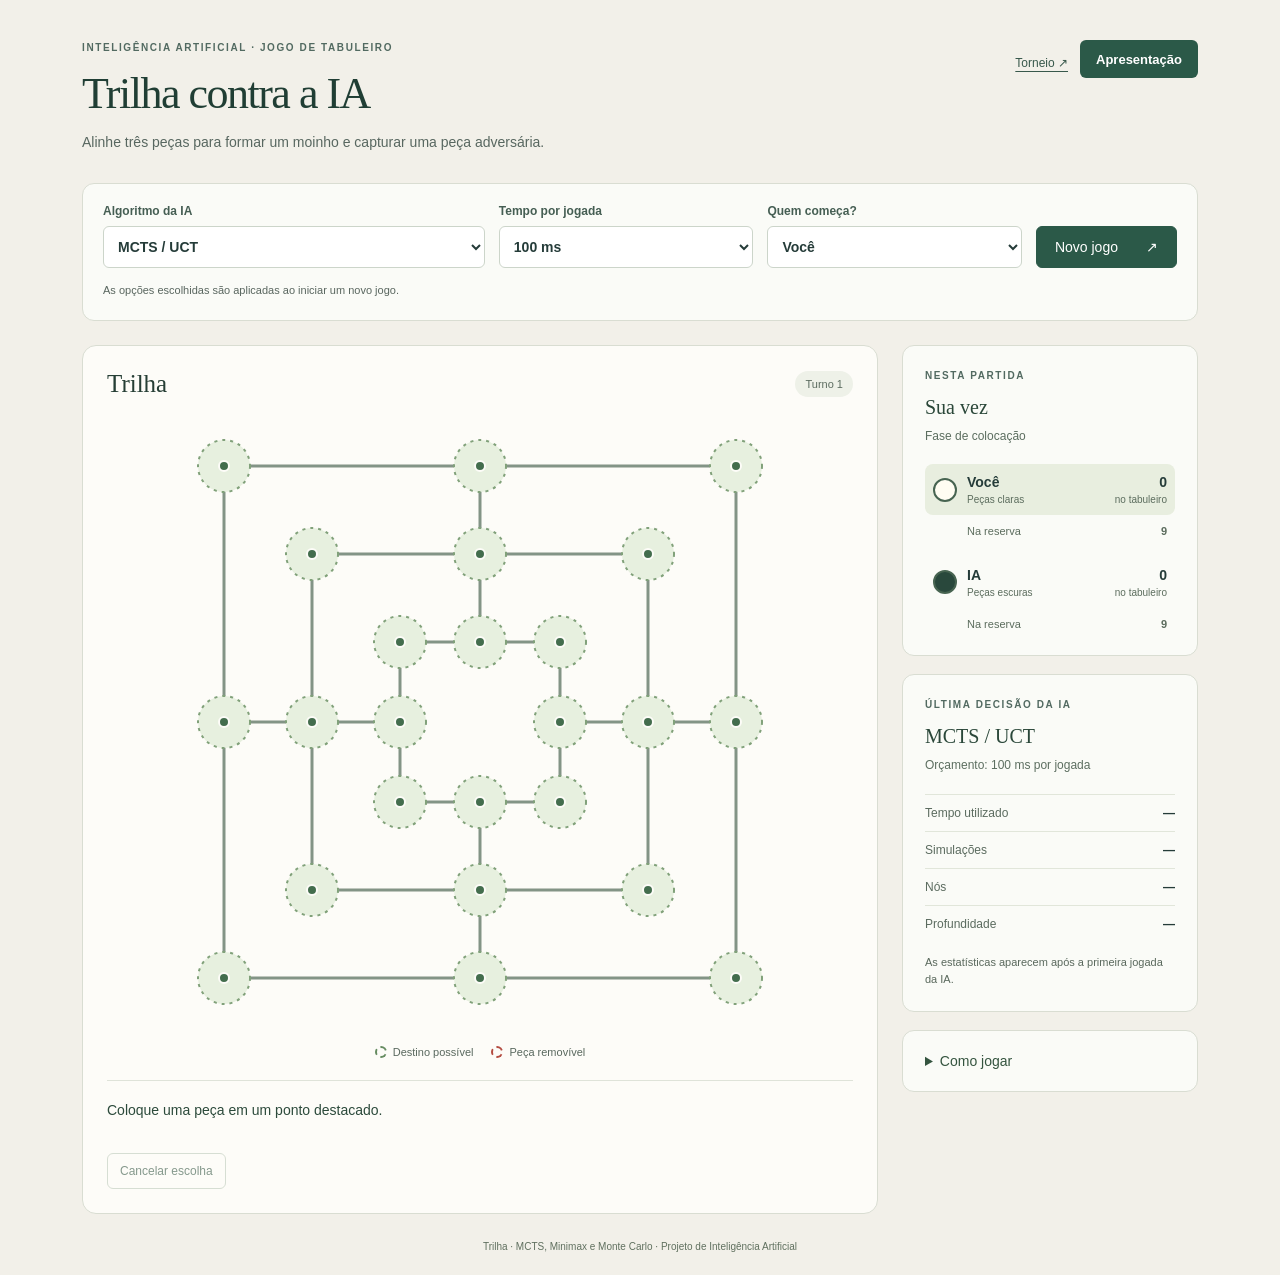
<file: index.html>
<!DOCTYPE html>
<html lang="pt-BR">
<head>
  <meta charset="UTF-8">
  <meta name="viewport" content="width=device-width, initial-scale=1">
  <title>Trilha — Você contra a IA</title>
  <link rel="stylesheet" href="estilo.css">
</head>
<body class="pagina-jogo">
<main>
  <header class="cabecalho">
    <div>
      <p class="sobretitulo">INTELIGÊNCIA ARTIFICIAL · JOGO DE TABULEIRO</p>
      <h1>Trilha contra a IA</h1>
      <p class="introducao">Alinhe três peças para formar um moinho e capturar uma peça adversária.</p>
    </div>
    <nav class="botoes">
      <a class="atalho" href="torneio.html">Torneio ↗</a>
      <a class="botao-apresentacao" href="apresentacao.html">Apresentação</a>
    </nav>
  </header>

  <form id="configuracao" class="configuracao">
    <label>Algoritmo da IA
      <select id="algoritmo">
        <option value="mcts">MCTS / UCT</option>
        <option value="minimax">Minimax com alfa-beta</option>
        <option value="monteCarlo">Monte Carlo plano</option>
      </select>
    </label>
    <label>Tempo por jogada
      <select id="tempo">
        <option value="100">100 ms</option>
        <option value="500">500 ms</option>
        <option value="1000">1000 ms</option>
      </select>
    </label>
    <label>Quem começa?
      <select id="comeca">
        <option value="1">Você</option>
        <option value="2">IA</option>
      </select>
    </label>
    <button type="submit" id="novo-jogo">Novo jogo <span aria-hidden="true">↗</span></button>
    <p class="ajuda-configuracao">As opções escolhidas são aplicadas ao iniciar um novo jogo.</p>
  </form>

  <div class="area-jogo">
    <section class="mesa" aria-label="Tabuleiro e instruções da jogada">
      <div class="titulo-mesa"><h2>Trilha</h2><span id="numero-turno">Turno 1</span></div>
      <svg id="tabuleiro" viewBox="0 0 640 640" role="group" aria-labelledby="titulo-tabuleiro descricao-tabuleiro">
        <title id="titulo-tabuleiro">Tabuleiro de Trilha com 24 posições</title>
        <desc id="descricao-tabuleiro">Clique em uma posição. Também é possível usar Tab para navegar e Enter ou espaço para jogar.</desc>
      </svg>
      <div class="legenda">
        <span><i class="marca destino"></i>Destino possível</span>
        <span><i class="marca captura"></i>Peça removível</span>
      </div>
      <div class="orientacao">
        <p id="mensagem" role="status" aria-live="polite">Preparando a partida...</p>
        <button type="button" id="cancelar" class="botao-discreto" disabled>Cancelar escolha</button>
      </div>
    </section>

    <aside class="lateral" aria-label="Informações da partida">
      <section class="cartao">
        <p class="sobretitulo">NESTA PARTIDA</p>
        <h2 id="vez">Sua vez</h2>
        <p id="fase" class="fase"></p>
        <div id="jogador-humano" class="jogador">
          <span class="amostra clara" aria-hidden="true"></span>
          <div><strong>Você</strong><small>Peças claras</small></div>
          <div class="contagem"><strong id="pecas-humano">0</strong><small>no tabuleiro</small></div>
        </div>
        <p class="reserva">Na reserva <strong id="reserva-humano">9</strong></p>
        <div id="jogador-ia" class="jogador">
          <span class="amostra escura" aria-hidden="true"></span>
          <div><strong>IA</strong><small>Peças escuras</small></div>
          <div class="contagem"><strong id="pecas-ia">0</strong><small>no tabuleiro</small></div>
        </div>
        <p class="reserva">Na reserva <strong id="reserva-ia">9</strong></p>
      </section>

      <section class="cartao">
        <p class="sobretitulo">ÚLTIMA DECISÃO DA IA</p>
        <h2 id="nome-agente">MCTS / UCT</h2>
        <p id="orcamento" class="fase"></p>
        <dl class="estatisticas">
          <div><dt>Tempo utilizado</dt><dd id="estatistica-tempo">—</dd></div>
          <div><dt>Simulações</dt><dd id="estatistica-simulacoes">—</dd></div>
          <div><dt>Nós</dt><dd id="estatistica-nos">—</dd></div>
          <div><dt>Profundidade</dt><dd id="estatistica-profundidade">—</dd></div>
        </dl>
        <p id="aviso-agente" class="nota">As estatísticas aparecem após a primeira jogada da IA.</p>
      </section>

      <details class="cartao regras">
        <summary>Como jogar</summary>
        <ol>
          <li>Coloque suas nove peças nas posições vazias.</li>
          <li>Depois, selecione uma peça e mova para um ponto vizinho vazio.</li>
          <li>Com três peças restantes, você pode voar para qualquer ponto vazio.</li>
          <li>Ao alinhar três peças, escolha uma peça adversária destacada para remover.</li>
        </ol>
        <p>Peças em moinhos ficam protegidas, exceto quando todas as peças adversárias estão em moinhos. Um moinho duplo remove uma peça.</p>
        <p>Sem reserva, perde quem ficar com menos de três peças; após a colocação, também perde quem não puder mover. Repetição, 100 turnos sem captura após a colocação ou 400 turnos totais encerram a partida em empate.</p>
        <p>Use <kbd>Esc</kbd> ou “Cancelar escolha” para cancelar uma seleção ainda não concluída.</p>
      </details>
    </aside>
  </div>
  <footer class="rodape">Trilha · MCTS, Minimax e Monte Carlo · Projeto de Inteligência Artificial</footer>
  <noscript>Ative o JavaScript no navegador para jogar.</noscript>
</main>
<script src="motor.js"></script>
<script src="agentes.js"></script>
<script src="binario_rust.js"></script>
<script src="ponte_rust.js"></script>
<script src="jogo.js"></script>
</body>
</html>
</file>
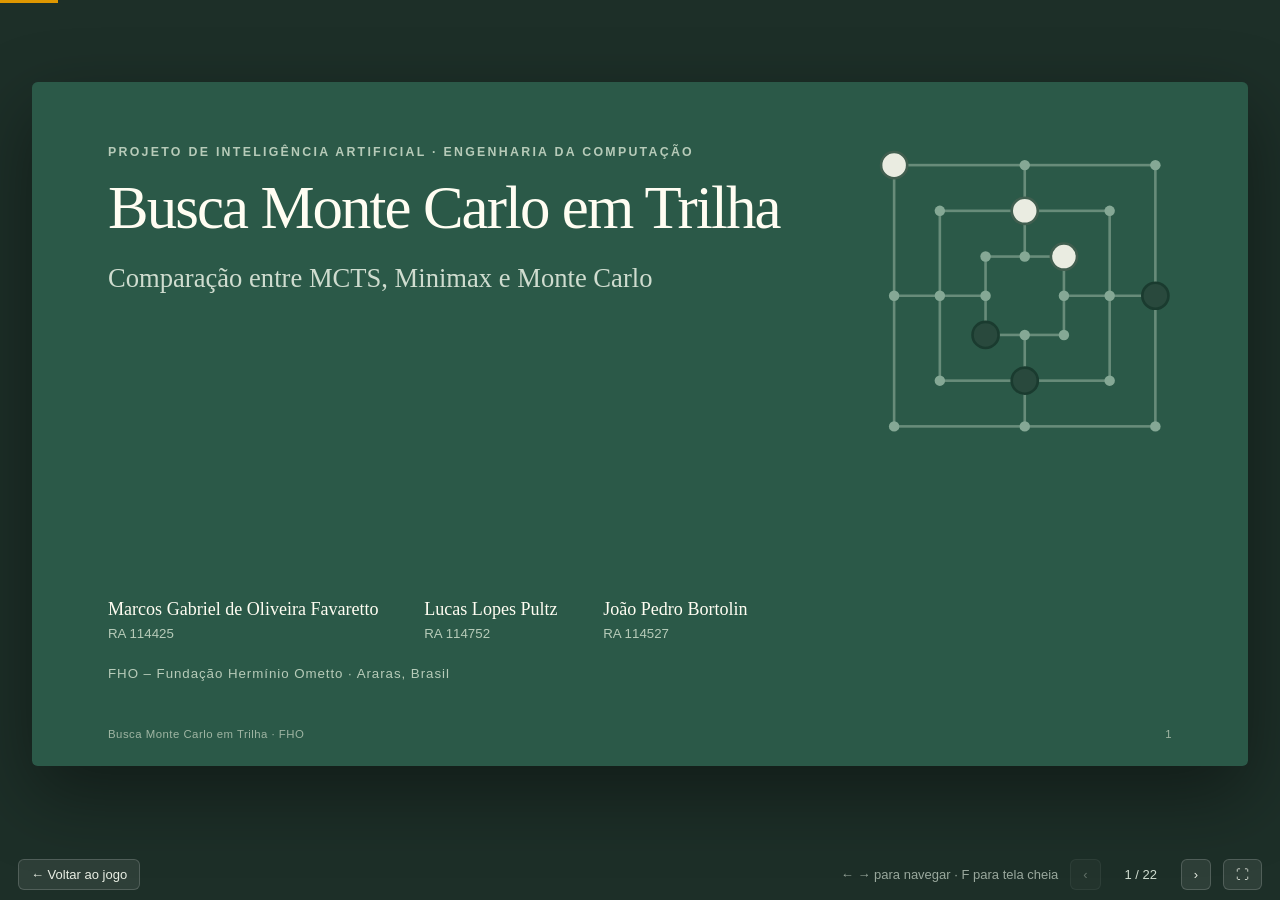
<file: apresentacao.html>
<!DOCTYPE html>
<html lang="pt-BR">
<head>
  <meta charset="UTF-8">
  <meta name="viewport" content="width=device-width, initial-scale=1">
  <title>Apresentação — Busca Monte Carlo em Trilha</title>
  <style>
    :root {
      --fundo: #1d2f28; --papel: #f6f4ec; --papel-2: #fdfcf8; --borda: #d9ddd2;
      --tinta: #203e34; --texto: #3a5047; --suave: #5f7067; --verde: #2b5948;
      --verde-claro: #e6eddf; --ouro: #b98a2e; --vermelho: #b44b40; --azul: #235f99;
    }
    * { box-sizing: border-box; }
    html, body { margin: 0; height: 100%; overflow: hidden; background: var(--fundo); font-family: Arial, sans-serif; color: var(--texto); }
    .palco { position: fixed; inset: 0 0 52px 0; display: grid; place-items: center; }
    .deck { position: relative; width: 1280px; height: 720px; transform-origin: center center; flex-shrink: 0; }
    .slide {
      position: absolute; inset: 0; padding: 64px 80px 72px; background: var(--papel);
      border-radius: 6px; box-shadow: 0 30px 80px #0006; display: flex; flex-direction: column;
      opacity: 0; visibility: hidden; transform: translateX(24px); transition: opacity .35s ease, transform .35s ease, visibility 0s .35s;
    }
    .slide.ativo { opacity: 1; visibility: visible; transform: none; transition: opacity .35s ease, transform .35s ease; }
    .slide.anterior { transform: translateX(-24px); }
    .sobretitulo { font-size: 13px; font-weight: bold; letter-spacing: 2.4px; color: var(--suave); margin: 0 0 14px; text-transform: uppercase; }
    h1, h2, h3 { font-family: Georgia, serif; font-weight: normal; color: var(--tinta); margin: 0; }
    h2 { font-size: 44px; letter-spacing: -1px; margin-bottom: 28px; }
    h3 { font-size: 24px; margin-bottom: 10px; }
    p, li { font-size: 21px; line-height: 1.55; }
    p { margin: 0 0 14px; }
    ul, ol { margin: 0; padding-left: 26px; }
    li { margin-bottom: 10px; }
    strong { color: var(--tinta); }
    .rodape-slide { position: absolute; left: 80px; right: 80px; bottom: 26px; display: flex; justify-content: space-between; font-size: 12px; color: #8a978f; letter-spacing: .5px; }
    .colunas { display: grid; gap: 28px; flex: 1; min-height: 0; }
    .c2 { grid-template-columns: 1fr 1fr; }
    .c3 { grid-template-columns: repeat(3, 1fr); }
    .c-texto-fig { grid-template-columns: 1.15fr .85fr; align-items: center; }
    .cartao { background: var(--papel-2); border: 1px solid var(--borda); border-radius: 12px; padding: 24px 26px; }
    .cartao p, .cartao li { font-size: 17px; }
    .cartao .rotulo { font-size: 12px; letter-spacing: 1.6px; font-weight: bold; color: var(--suave); text-transform: uppercase; margin-bottom: 8px; display: block; }
    .destaque { border-left: 4px solid var(--verde); padding: 4px 0 4px 26px; font-family: Georgia, serif; font-size: 30px; line-height: 1.4; color: var(--tinta); }
    .nota { font-size: 15px; color: var(--suave); }
    .tag { display: inline-block; font-size: 12px; font-weight: bold; letter-spacing: 1px; padding: 5px 10px; border-radius: 20px; background: var(--verde-claro); color: var(--verde); margin-right: 6px; }

    /* Capa */
    .capa { background: var(--verde); color: #e9efe4; justify-content: space-between; }
    .capa .sobretitulo { color: #b7cbb9; }
    .capa h1 { color: #fffdf2; font-size: 64px; line-height: 1.08; letter-spacing: -2px; max-width: 820px; }
    .capa .subtitulo { font-family: Georgia, serif; font-size: 28px; color: #cfdccf; margin-top: 18px; }
    .capa .autores { display: flex; gap: 48px; font-size: 17px; }
    .capa .autores strong { color: #fffdf2; display: block; font-size: 19px; margin-bottom: 4px; font-weight: normal; font-family: Georgia, serif; }
    .capa .autores span { color: #b7cbb9; font-size: 14px; }
    .capa .instituicao { font-size: 14px; color: #b7cbb9; letter-spacing: 1px; }
    .capa .rodape-slide { color: #9fb5a3; }
    .capa svg.tabuleiro-capa { position: absolute; right: 70px; top: 60px; width: 330px; opacity: .9; }

    /* Tabuleiro */
    .tabuleiro line, .tabuleiro rect { stroke: #839486; stroke-width: 4; fill: none; stroke-linecap: round; }
    .tabuleiro .vazio { fill: #829786; }
    .tabuleiro .clara { fill: #fffdf2; stroke: #435f50; stroke-width: 4; }
    .tabuleiro .escura { fill: #29483c; stroke: #19382d; stroke-width: 4; }
    .tabuleiro .moinho { stroke: var(--ouro); stroke-width: 12; opacity: .45; stroke-linecap: round; }
    .capa .tabuleiro line, .capa .tabuleiro rect { stroke: #6f9280; }
    .capa .tabuleiro .vazio { fill: #8fb19e; }

    /* Números */
    .numeros { display: grid; grid-template-columns: repeat(4, 1fr); gap: 18px; }
    .numero { background: var(--papel-2); border: 1px solid var(--borda); border-radius: 12px; padding: 20px 22px; }
    .numero b { display: block; font-family: Georgia, serif; font-weight: normal; font-size: 46px; color: var(--verde); line-height: 1.1; }
    .numero span { font-size: 15px; color: var(--suave); line-height: 1.4; display: block; margin-top: 6px; }

    /* Ciclo MCTS */
    .ciclo { display: grid; grid-template-columns: repeat(4, 1fr); gap: 16px; position: relative; }
    .etapa { background: var(--papel-2); border: 1px solid var(--borda); border-top: 4px solid var(--verde); border-radius: 10px; padding: 18px; position: relative; }
    .etapa .n { font-family: Georgia, serif; font-size: 15px; color: var(--ouro); }
    .etapa h3 { font-size: 22px; margin: 4px 0 8px; }
    .etapa p { font-size: 15px; line-height: 1.5; margin: 0; }
    .etapa:not(:last-child)::after { content: "→"; position: absolute; right: -15px; top: 42%; color: var(--verde); font-size: 20px; }
    .formula { font-family: Georgia, serif; font-size: 30px; color: var(--tinta); text-align: center; padding: 22px; background: var(--papel-2); border: 1px solid var(--borda); border-radius: 12px; }
    .formula .frac { display: inline-flex; flex-direction: column; vertical-align: middle; text-align: center; font-size: 22px; }
    .formula .frac span:first-child { border-bottom: 1.5px solid currentColor; padding: 0 6px; }
    .formula .raiz { border-top: 1.5px solid currentColor; padding: 2px 4px 0; display: inline-block; }

    /* Pesos heurística */
    .pesos { display: grid; gap: 12px; }
    .peso { display: grid; grid-template-columns: 150px 1fr 40px; align-items: center; gap: 14px; font-size: 16px; }
    .peso .barra { height: 22px; background: var(--verde); border-radius: 4px; }
    .peso b { font-family: Georgia, serif; font-size: 22px; color: var(--verde); font-weight: normal; }

    /* Tabela de agentes */
    .agente h3 { display: flex; align-items: center; gap: 10px; }
    .agente .ponto-cor { width: 14px; height: 14px; border-radius: 50%; display: inline-block; }
    .agente dl { margin: 14px 0 0; font-size: 15px; }
    .agente dl div { display: flex; justify-content: space-between; gap: 10px; padding: 9px 0; border-top: 1px solid #e1e6da; }
    .agente dt { color: var(--suave); }
    .agente dd { margin: 0; font-weight: bold; color: var(--tinta); text-align: right; }

    .linha-tempo { display: grid; grid-template-columns: repeat(5, 1fr); gap: 0; margin-top: 8px; }
    .marco { padding: 18px 16px 0 0; border-top: 3px solid var(--verde); position: relative; }
    .marco::before { content: ""; position: absolute; top: -9px; left: 0; width: 15px; height: 15px; border-radius: 50%; background: var(--papel); border: 3px solid var(--verde); }
    .marco b { font-family: Georgia, serif; font-size: 20px; color: var(--tinta); font-weight: normal; display: block; margin-bottom: 6px; }
    .marco span { font-size: 14px; color: var(--suave); line-height: 1.45; display: block; }

    .referencias li { font-size: 15px; line-height: 1.5; margin-bottom: 12px; color: var(--texto); }
    .acoes-final { display: flex; gap: 14px; margin-top: 10px; }
    .acoes-final a { font-size: 17px; text-decoration: none; padding: 14px 22px; border-radius: 8px; background: var(--verde); color: white; }
    .acoes-final a.sec { background: transparent; color: var(--verde); border: 1px solid #bdcbbb; }

    .fontes { grid-template-rows: auto auto; flex: none; gap: 14px; }
    .fontes .cartao { padding: 14px 17px; }
    .fontes p { font-size: 15px; line-height: 1.4; margin-bottom: 7px; }
    .fontes p:last-child { margin-bottom: 0; }
    .regras-slide { grid-template-columns: 1.2fr .8fr; gap: 38px; }
    .regras-slide li { font-size: 18px; line-height: 1.45; }
    .demo-regras { text-align: center; }
    .demo-regras svg { display: block; width: 278px; margin: 5px auto; }
    .demo-regras .casa-numerada { fill: var(--papel); stroke: #839486; stroke-width: 1.5px; }
    .demo-regras text { fill: #203e34; font-size: 16px; }
    .demo-regras text.escura-numero { fill: white; }
    .demo-regras .destaque-casa { fill: transparent; stroke: var(--ouro); stroke-width: 5px; }
    .demo-regras .retirada { stroke: var(--vermelho); }
    .slide button, .slide select { font: inherit; padding: 5px 8px; }
    .demo-regras select { max-width: 225px; }


    /* Resultados conferidos da coleta Rust/WebAssembly */
    .slide.resultados { padding-top: 56px; }
    .slide.resultados h2 { margin-bottom: 12px; font-size: 40px; }
    .contexto-resultado { font-size: 17px; margin-bottom: 16px; }
    .resultados .colunas { flex: none; }
    .resultados .nota { line-height: 1.5; }
    .resumo-coleta { grid-template-columns: 1.04fr .96fr; gap: 32px; }
    .resumo-coleta .numeros { grid-template-columns: 1fr 1fr; gap: 14px; }
    .resumo-coleta .numero { padding: 18px 22px; }
    .resumo-coleta .numero.grande { grid-column: 1 / -1; }
    .resumo-coleta .numero.grande b { font-size: 64px; }
    .tabela-resultados { border-collapse: collapse; width: 100%; font-size: 19px; font-variant-numeric: tabular-nums; }
    .tabela-resultados th, .tabela-resultados td { padding: 9px 14px; border-bottom: 1px solid var(--borda); text-align: right; }
    .tabela-resultados th { background: var(--verde-claro); font-size: 15px; color: var(--suave); font-weight: normal; }
    .tabela-resultados :is(th, td):first-child { text-align: left; }
    .tabela-resultados th strong { display: block; font-size: 17px; margin-bottom: 2px; }
    .tabela-resultados .referencia td { background: var(--verde-claro); font-weight: bold; }
    .tabela-resultados .subrotulo { display: block; font-size: 13px; color: var(--suave); margin-top: 4px; }
    .tabela-resultados .valor-destaque { font-weight: bold; color: var(--azul); }
    .comparacoes { display: grid; grid-template-columns: repeat(3, 1fr); gap: 20px; }
    .placar { padding: 16px; background: var(--papel-2); border: 1px solid var(--borda); border-top: 4px solid var(--cor-agente); border-radius: 12px; }
    .placar h3 { font-family: Arial, sans-serif; font-size: 19px; font-weight: bold; margin-bottom: 8px; }
    .placar h3 small { display: block; font-size: 14px; font-weight: normal; margin-top: 4px; color: var(--suave); }
    .placar .pontos { display: block; font-family: Georgia, serif; font-size: 48px; line-height: 1.05; color: var(--cor-agente); font-weight: normal; font-variant-numeric: tabular-nums; margin-bottom: 8px; }
    .placar svg { display: block; width: 100%; height: 54px; }
    .placar .intervalo { font-size: 13px; color: var(--suave); margin: 0 0 10px; }
    .contagem-ved { display: grid; grid-template-columns: repeat(3, 1fr); border-top: 1px solid var(--borda); padding-top: 10px; gap: 8px; }
    .contagem-ved div { font-size: 12px; color: var(--suave); }
    .contagem-ved b { display: block; font-size: 24px; color: var(--tinta); font-weight: normal; margin-bottom: 3px; }
    .mensagem-resultado { border-left: 4px solid var(--verde); background: var(--verde-claro); padding: 10px 18px; margin-top: 14px; font-size: 18px; line-height: 1.4; }
    .duas-leituras { display: grid; grid-template-columns: 1fr 1fr; gap: 20px; margin-top: 20px; }
    .duas-leituras .cartao { padding: 17px 21px; }
    .duas-leituras p { font-size: 16px; margin: 0; line-height: 1.45; }
    .resultados .nota-final { margin-top: 12px; font-size: 14px; line-height: 1.4; }
    .legenda-pontuacao { font-size: 14px; color: var(--suave); margin: 12px 0 0; }
    .resultado-teste { display: block; font-size: 29px; color: var(--azul); font-family: Georgia, serif; margin: 18px 0 12px; }
    .resultado-teste sup { font-size: 18px; }
    .estatistica .cartao { padding: 23px; }
    .estatistica .cartao p { margin: 0; }
    .estatistica .mensagem-resultado { margin-top: 22px; }
    .custos th { white-space: nowrap; }
    .custos td { font-size: 18px; padding-top: 18px; padding-bottom: 18px; }
    .conclusao .destaque { font-size: 29px; margin-bottom: 25px; }
    .conclusao .cartao { padding: 21px 24px; }
    .conclusao .cartao p { line-height: 1.5; margin-bottom: 9px; }
    .conclusao .cartao p:last-child { margin-bottom: 0; }
    .conclusao .acoes-final { margin-top: 22px; }
    .slide-minimax li { font-size: 19px; line-height: 1.45; }
    .simbolo-raiz { font-size: 54px; vertical-align: middle; margin-right: -4px; }
    @media (prefers-reduced-motion: reduce) { .slide, .slide.ativo { transition: none; } }

    /* Controles */
    .controles { position: fixed; left: 0; right: 0; bottom: 0; display: flex; align-items: center; gap: 12px; padding: 10px 18px; color: #cfdccf; font-size: 13px; z-index: 5; }
    .controles a, .controles button { color: #e9efe4; background: #ffffff14; border: 1px solid #ffffff2a; border-radius: 6px; padding: 7px 12px; font: inherit; cursor: pointer; text-decoration: none; }
    .controles a:hover, .controles button:hover { background: #ffffff2a; }
    .controles button:disabled { opacity: .35; cursor: default; }
    .controles button:focus-visible, .controles a:focus-visible { outline: 2px solid #de9700; outline-offset: 2px; }
    .controles .contador { font-variant-numeric: tabular-nums; min-width: 56px; text-align: center; }
    .controles .espaco { flex: 1; }
    .progresso { position: fixed; top: 0; left: 0; height: 3px; background: #de9700; transition: width .3s ease; z-index: 5; }
    .dica { opacity: .7; }
    @media (max-width: 700px) { .dica { display: none; } }
  </style>
</head>
<body>
<div class="progresso" id="progresso"></div>
<div class="palco">
  <div class="deck" id="deck">

    <!-- 1. Capa -->
    <section class="slide capa" aria-label="Capa">
      <div>
        <p class="sobretitulo">Projeto de Inteligência Artificial · Engenharia da Computação</p>
        <h1>Busca Monte Carlo em Trilha</h1>
        <p class="subtitulo">Comparação entre MCTS, Minimax e Monte Carlo</p>
      </div>
      <svg class="tabuleiro tabuleiro-capa" viewBox="0 0 480 480" data-tabuleiro="capa" aria-hidden="true"></svg>
      <div>
        <div class="autores">
          <div><strong>Marcos Gabriel de Oliveira Favaretto</strong><span>RA 114425</span></div>
          <div><strong>Lucas Lopes Pultz</strong><span>RA 114752</span></div>
          <div><strong>João Pedro Bortolin</strong><span>RA 114527</span></div>
        </div>
        <p class="instituicao" style="margin-top:22px">FHO – Fundação Hermínio Ometto · Araras, Brasil</p>
      </div>
    </section>

    <!-- 2. O jogo -->
    <section class="slide" aria-label="O jogo Trilha">
      <p class="sobretitulo">Contexto</p>
      <h2>O jogo: Trilha (Nine Men’s Morris)</h2>
      <div class="colunas c-texto-fig">
        <div>
          <p>Jogo competitivo de <strong>informação perfeita</strong> em um tabuleiro compacto — cada decisão precisa considerar as próprias oportunidades e as respostas do adversário.</p>
          <p>Colocação de peças, formação de <strong>moinhos</strong> e deslocamentos produzem decisões táticas e estratégicas ao longo de toda a partida.</p>
          <div class="numeros" style="grid-template-columns:repeat(3,1fr);margin-top:22px">
            <div class="numero"><b>24</b><span>posições</span></div>
            <div class="numero"><b>32</b><span>arestas</span></div>
            <div class="numero"><b>16</b><span>trincas de moinho</span></div>
          </div>
        </div>
        <svg class="tabuleiro" viewBox="0 0 480 480" data-tabuleiro="exemplo" role="img" aria-label="Tabuleiro de Trilha com um moinho formado pelas peças claras"></svg>
      </div>
    </section>

    <!-- 3. Regras -->
    <section class="slide" aria-label="Regras modeladas">
      <p class="sobretitulo">Contexto</p>
      <h2>Regras explícitas no motor</h2>
      <div class="colunas regras-slide">
        <div>
          <ul>
            <li><strong>Colocação:</strong> cada jogador coloca alternadamente suas 9 peças.</li>
            <li><strong>Movimento:</strong> deslize para uma casa vizinha vazia.</li>
            <li><strong>Voo:</strong> com exatamente 3 peças e sem reservas, vá para qualquer casa vazia.</li>
            <li><strong>Moinho:</strong> retire uma peça adversária fora de moinhos. Se todas estiverem protegidas, retire qualquer uma. Moinho duplo dá uma retirada.</li>
            <li><strong>Fim:</strong> perde quem ficar com menos de 3 peças e sem reserva, ou sem movimento após a colocação.</li>
          </ul>
          <p class="nota">Empate na terceira repetição da posição, após 100 turnos sem captura fora da colocação ou no limite de 400 turnos. O motor verifica vitória primeiro.</p>
        </div>
        <div class="demo-regras">
          <label>Exemplo <select id="regra-exemplo">
            <option value="colocacao">Colocação</option><option value="movimento">Movimento</option>
            <option value="voo">Voo</option><option value="moinho">Moinho e retirada</option>
            <option value="protegidas">Todas protegidas</option><option value="duplo">Moinho duplo</option>
            <option value="vitoria">Vitória por captura</option><option value="bloqueio">Vitória por bloqueio</option>
            <option value="empate">Empate por repetição</option>
            <option value="sem-captura">Empate após 100 turnos sem captura</option>
            <option value="limite">Empate no limite de turnos</option>
          </select></label>
          <button id="regra-aplicar" type="button">Aplicar jogada</button>
          <svg class="tabuleiro" viewBox="0 0 480 480" id="regra-tabuleiro" role="img" aria-label="Demonstração das regras da Trilha"></svg>
          <p class="nota" id="regra-descricao" role="status"></p>
        </div>
      </div>
    </section>

    <!-- 4. Motivação -->
    <section class="slide" aria-label="Motivação e pergunta de pesquisa">
      <p class="sobretitulo">Motivação</p>
      <h2>Por que estudar um jogo já resolvido?</h2>
      <div class="colunas c2" style="flex:none;margin-bottom:34px">
        <div class="cartao">
          <span class="rotulo">Gasser, 1996</span>
          <p>Demonstrou o <strong>empate sob jogo perfeito</strong>, combinando busca e bases de finais.</p>
        </div>
        <div class="cartao">
          <span class="rotulo">Mas…</span>
          <p>A cada turno, nossos agentes calculam a jogada em <strong>poucos milissegundos</strong>. Eles jogam sem consultar tabelas de finais já resolvidos ou listas de jogadas recomendadas para o começo.</p>
        </div>
      </div>
      <p class="sobretitulo">Pergunta de pesquisa</p>
      <p class="destaque">Sob um mesmo orçamento de tempo por decisão, como MCTS/UCT se compara a Minimax com alfa-beta e a Monte Carlo plano no Trilha — e como essa comparação varia com o esforço de busca?</p>
    </section>

    <!-- 5. Objetivos -->
    <section class="slide" aria-label="Objetivos">
      <p class="sobretitulo">Objetivos</p>
      <h2>O que desenvolvemos e avaliamos</h2>
      <div class="colunas c2">
        <div>
          <span class="tag">Objetivo geral</span>
          <p style="margin-top:16px;font-family:Georgia,serif;font-size:28px;line-height:1.4;color:var(--tinta)">Desenvolver e avaliar, com interface JavaScript e busca em Rust/WebAssembly, um ambiente <strong>reprodutível</strong> de confronto entre os três agentes.</p>
          <p class="nota" style="margin-top:20px">A comparação considera o protocolo, os adversários e os recursos. As conclusões se limitam às condições avaliadas.</p>
        </div>
        <div>
          <span class="tag">Objetivos específicos</span>
          <ol style="margin-top:16px">
            <li>Formalizar as regras e a representação do estado</li>
            <li>Implementar um motor compartilhado e os três agentes</li>
            <li>Produzir registros auditáveis das partidas</li>
            <li>Comparar pontuação, vitórias, empates, derrotas e custo computacional</li>
            <li>Analisar parâmetros de busca e diferentes posições iniciais</li>
          </ol>
        </div>
      </div>
    </section>

    <!-- 6. Trabalhos relacionados -->
    <section class="slide" aria-label="Trabalhos relacionados">
      <p class="sobretitulo">Trabalhos relacionados</p>
      <h2>O que cada trabalho explica no nosso projeto</h2>
      <div class="colunas c3 fontes">
        <div class="cartao"><span class="rotulo">Gasser [1] · 1996</span><p><strong>O que fez.</strong> Calculou finais de trás para frente e usou esses resultados para provar o empate sob jogo perfeito.</p><p><strong>No projeto.</strong> Comparamos decisões tomadas na hora, com tempo limitado.</p></div>
        <div class="cartao"><span class="rotulo">Knuth &amp; Moore [2] · 1975</span><p><strong>O que fizeram.</strong> Provaram quando pular ramos da busca preserva o resultado do Minimax.</p><p><strong>No projeto.</strong> É a poda alfa-beta que reduz o trabalho do nosso Minimax.</p></div>
        <div class="cartao"><span class="rotulo">Kocsis &amp; Szepesvári [3] · 2006</span><p><strong>O que fizeram.</strong> Criaram o UCT para revisitar boas opções e dar chances às pouco exploradas.</p><p><strong>No projeto.</strong> O UCT decide qual ramo o MCTS pesquisa a seguir.</p></div>
        <div class="cartao"><span class="rotulo">Browne et al. [4] · 2012</span><p><strong>O que fizeram.</strong> Revisaram como o MCTS cresce uma árvore e aprende com simulações.</p><p><strong>No projeto.</strong> Seguimos seu esquema de quatro etapas e escolhemos o filho mais visitado.</p></div>
        <div class="cartao"><span class="rotulo">Świechowski et al. [5] · 2023</span><p><strong>O que fizeram.</strong> Revisaram adaptações do MCTS, como mudar simulações ou combinar métodos.</p><p><strong>No projeto.</strong> Testamos mudanças pontuais em uma configuração de referência.</p></div>
      </div>
    </section>

    <!-- 7. Agentes -->
    <section class="slide" aria-label="Os três agentes">
      <p class="sobretitulo">Metodologia · Agentes</p>
      <h2>Três abordagens, um motor compartilhado</h2>
      <div class="colunas c3">
        <div class="cartao agente">
          <h3><i class="ponto-cor" style="background:var(--verde)"></i>MCTS / UCT</h3>
          <p>Amostragem <strong>seletiva em árvore</strong>, guiada por estatísticas das simulações.</p>
          <dl><div><dt>Exploração</dt><dd>c = √2</dd></div><div><dt>Horizonte</dt><dd>80 turnos</dd></div><div><dt>Esforço fixo</dt><dd>1000 iterações</dd></div></dl>
        </div>
        <div class="cartao agente">
          <h3><i class="ponto-cor" style="background:var(--azul)"></i>Minimax α-β</h3>
          <p>Busca <strong>adversarial heurística</strong> com poda e aprofundamento iterativo.</p>
          <dl><div><dt>Heurística</dt><dd>10 · 3 · 2 · 1</dd></div><div><dt>Transposição</dt><dd>não</dd></div><div><dt>Esforço fixo</dt><dd>profundidade 4</dd></div></dl>
        </div>
        <div class="cartao agente">
          <h3><i class="ponto-cor" style="background:var(--ouro)"></i>Monte Carlo plano</h3>
          <p>Amostragem <strong>restrita à raiz</strong> — controle experimental do MCTS.</p>
          <dl><div><dt>Rollouts</dt><dd>mesma política</dd></div><div><dt>Árvore</dt><dd>apenas a raiz</dd></div><div><dt>Esforço fixo</dt><dd>1000 rollouts</dd></div></dl>
        </div>
      </div>
      <p class="nota" style="margin-top:18px">Nenhum agente utiliza redes neurais, treinamento por reforço ou otimização genética.</p>
    </section>

    <!-- 8. MCTS -->
    <section class="slide" aria-label="MCTS com UCT">
      <p class="sobretitulo">Agente 1</p>
      <h2>MCTS com seleção UCT</h2>
      <div class="ciclo">
        <div class="etapa"><span class="n">1</span><h3>Seleção</h3><p>Desce pela árvore escolhendo o filho com maior UCT, na perspectiva do jogador da vez.</p></div>
        <div class="etapa"><span class="n">2</span><h3>Expansão</h3><p>Prepara <strong>um filho</strong>. Confirma a expansão após concluir a simulação.</p></div>
        <div class="etapa"><span class="n">3</span><h3>Simulação</h3><p>Ações legais uniformes até o fim ou +80 turnos. Vitória 1 · empate 0,5 · derrota 0.</p></div>
        <div class="etapa"><span class="n">4</span><h3>Retropropagação</h3><p>Atualiza visitas e recompensas de todos os ancestrais.</p></div>
      </div>
      <div class="colunas c2" style="margin-top:26px;align-items:center">
        <div class="formula">
          UCT = Q̄ + c · <span class="simbolo-raiz">√</span><span class="raiz"><span class="frac"><span>ln N<sub>pai</sub></span><span>n<sub>filho</sub></span></span></span>
          <div class="nota" style="font-family:Arial,sans-serif;font-size:14px;margin-top:10px">c = √2 · no turno adversário usa-se 1 − Q̄</div>
        </div>
        <ul>
          <li style="font-size:17px">Decisão: filho <strong>mais visitado</strong> (desempate pela média, depois sorteio controlado)</li>
          <li style="font-size:17px">Simulações truncadas valem 0,5, mas não contam como empate real</li>
          <li style="font-size:17px">Árvore reinicializada a cada jogada</li>
        </ul>
      </div>
    </section>

    <!-- 9. Minimax -->
    <section class="slide slide-minimax" aria-label="Minimax com alfa-beta">
      <p class="sobretitulo">Agente 2</p>
      <h2>Minimax com poda alfa-beta</h2>
      <div class="colunas c2">
        <div>
          <ul>
            <li>Alterna maximização e minimização, <strong>podando ramos</strong> que não alteram a decisão</li>
            <li>Se a partida simulada já terminou, use o resultado: vitória +10.000, empate 0, derrota −10.000. Se ainda estiver aberta no limite da busca, estime a posição.</li>
            <li>Sucessores ordenados pela avaliação do jogador da vez</li>
            <li>Sob limite de tempo: <strong>aprofundamento iterativo</strong>, retornando a última profundidade concluída</li>
            <li>Esforço fixo: até quatro jogadas alternadas. Fechar um moinho e retirar a peça adversária faz parte de uma única jogada.</li>
          </ul>
        </div>
        <div class="cartao">
          <span class="rotulo">Função de avaliação · diferenças normalizadas</span>
          <div class="pesos" style="margin-top:16px">
            <div class="peso"><span>Peças disponíveis</span><div class="barra" style="width:100%"></div><b>10</b></div>
            <div class="peso"><span>Moinhos</span><div class="barra" style="width:30%"></div><b>3</b></div>
            <div class="peso"><span>Ameaças de moinho</span><div class="barra" style="width:20%"></div><b>2</b></div>
            <div class="peso"><span>Mobilidade</span><div class="barra" style="width:10%"></div><b>1</b></div>
          </div>
          <p class="nota" style="margin-top:18px">Peças disponíveis incluem tabuleiro e reserva; ameaça = trinca com duas peças próprias e uma posição vazia.</p>
        </div>
      </div>
    </section>

    <!-- 10. Monte Carlo plano -->
    <section class="slide" aria-label="Monte Carlo plano">
      <p class="sobretitulo">Agente 3 · Controle</p>
      <h2>Monte Carlo plano</h2>
      <div class="colunas c-texto-fig">
        <div>
          <ul>
            <li>Mantém estatísticas <strong>somente das ações iniciais</strong></li>
            <li>Distribui simulações em ciclos uniformes, com ordem aleatória controlada</li>
            <li>Mesma política, horizonte e recompensas dos rollouts do MCTS</li>
            <li>Escolhe a ação de maior recompensa média</li>
            <li>Se o prazo impedir amostrar todas as ações, sorteia uma legal e registra a cobertura insuficiente</li>
          </ul>
        </div>
        <div class="cartao" style="background:var(--verde-claro);border-color:#c8d6c0">
          <span class="rotulo">Por que incluir?</span>
          <p style="font-family:Georgia,serif;font-size:22px;color:var(--tinta);line-height:1.45">Isola o efeito conjunto da <strong>estrutura em árvore</strong> e da <strong>alocação adaptativa</strong> de simulações do MCTS.</p>
          <p class="nota">1.000 simulações × até 80 turnos = até 80.000 turnos simulados por decisão. O jogo real avança apenas uma jogada.</p>
        </div>
      </div>
    </section>

    <!-- 11. Dados e ferramentas -->
    <section class="slide" aria-label="Dados e ferramentas">
      <p class="sobretitulo">Metodologia · Dados e ferramentas</p>
      <h2>Sem dataset externo: os dados vêm das partidas</h2>
      <div class="colunas c2">
        <div class="cartao">
          <span class="rotulo">Registros gerados</span>
          <p>Cada partida salva posição inicial, ordem das jogadas, sementes do sorteio, agentes e orçamento, tempos, vencedor ou empate e motivo do fim. O JSON detalhado inclui a lista de ações e as medições por jogada.</p>
          <span class="rotulo" style="margin-top:18px">Conferência antes da análise</span>
          <p>Conferimos os campos e procuramos partidas duplicadas. Com o JSON, reaplicamos as jogadas para verificar se foram legais e se o vencedor e o motivo do fim batem. Empates válidos entram na análise.</p>
          <p class="nota">A avaliação reúne pares completos e exclui piloto e aquecimento: 2.280 partidas.</p>
        </div>
        <div class="cartao">
          <span class="rotulo">Ferramentas</span>
          <ul>
            <li>Interface em HTML/CSS/JavaScript; buscas em Rust/WebAssembly</li>
            <li>Módulos separados: regras, agentes, torneios e análise</li>
            <li>Tempo medido com <code>performance.now()</code></li>
            <li>Histórico detalhado em JSON/JSONL e totais por partida em CSV</li>
            <li>Gerador pseudoaleatório <code>xorshift32</code></li>
          </ul>
        </div>
      </div>
    </section>

    <!-- 12. Protocolo -->
    <section class="slide" aria-label="Protocolo experimental">
      <p class="sobretitulo">Metodologia · Desenvolvimento e confrontos</p>
      <h2>Protocolo experimental</h2>
      <div class="numeros">
        <div class="numero"><b>100 ms</b><span>orçamento por jogada (preparação + busca)</span></div>
        <div class="numero"><b>100</b><span>pares de partidas por confronto, alternando quem começa</span></div>
        <div class="numero"><b>3</b><span>confrontos distintos; pares embaralhados em cada condição</span></div>
        <div class="numero"><b>600</b><span>partidas avaliadas no torneio principal</span></div>
      </div>
      <div class="linha-tempo" style="margin-top:44px">

        <div class="marco"><b>Piloto</b><span>60 partidas para conferir a execução, fora dos resultados dos quatro blocos</span></div>
        <div class="marco"><b>Torneio principal</b><span>100 ms por jogada; 30 partidas de aquecimento ao todo, fora da análise</span></div>
        <div class="marco"><b>Esforço fixo</b><span>100 pares por confronto com 1.000 iterações, profundidade 4 ou 1.000 simulações</span></div>
        <div class="marco"><b>Ablações</b><span>Um fator por vez, 20 pares por configuração e confronto</span></div>
        <div class="marco"><b>Posições iniciais</b><span>Vazio, abertura sorteada, meio-jogo e final. 20 pares por posição e confronto, a 100 ms.</span></div>
      </div>
    </section>

    <!-- 13. Avaliação -->
    <section class="slide" aria-label="Avaliação">
      <p class="sobretitulo">Metodologia · Avaliação</p>
      <h2>Como analisamos os resultados</h2>
      <div class="colunas c2">
        <div>
          <h3>Métricas</h3>
          <ul>
            <li>Taxas de vitória, empate e derrota</li>
            <li>Pontuação média: vitória 1, empate ½, derrota 0</li>
            <li>Tempo por jogada</li>
            <li>Posições examinadas ou adicionadas à árvore</li>
            <li>Simulações realizadas e quantas atingiram o limite sem terminar o jogo</li>
          </ul>
        </div>
        <div style="display:grid;gap:16px;align-content:start">
          <div class="cartao"><span class="rotulo">Intervalos de confiança</span><p>Sorteamos pares completos com reposição 10.000 vezes. A variação entre as médias sorteadas estima a precisão da pontuação observada (intervalo de 95%).</p></div>
          <div class="cartao"><span class="rotulo">Teste de diferença</span><p>No principal, permutamos os sinais das diferenças de cada par. A correção de Holm considera os três confrontos em conjunto, com nível de 5%.</p></div>
        </div>
      </div>
    </section>


    <!-- 14. Visão geral da coleta -->
    <section class="slide resultados" aria-label="Bateria de testes concluída">
      <p class="sobretitulo">Resultados · Visão geral</p>
      <h2>O que foi executado e conferido</h2>
      <p class="contexto-resultado">Coleta no navegador, com as buscas em Rust/WebAssembly e sementes controladas.</p>
      <div class="colunas resumo-coleta">
        <div class="numeros">
          <div class="numero grande"><b>2.370</b><span>registros de partidas na coleta completa</span></div>
          <div class="numero"><b>2.280</b><span>partidas nos quatro blocos de avaliação</span></div>
          <div class="numero"><b>96.898</b><span>ações revalidadas quanto às regras e aos desfechos</span></div>
        </div>
        <table class="tabela-resultados" aria-label="Quantidade de partidas por bloco">
          <thead><tr><th>Bloco</th><th>Partidas</th></tr></thead>
          <tbody>
            <tr><td>Piloto + aquecimento</td><td>60 + 30</td></tr>
            <tr><td>Torneio principal</td><td>600</td></tr>
            <tr><td>Esforço fixo</td><td>600</td></tr>
            <tr><td>Variações de parâmetros</td><td>600</td></tr>
            <tr><td>Posições iniciais</td><td>480</td></tr>
          </tbody>
        </table>
      </div>
      <p class="nota nota-final">Cada par reúne duas partidas com troca de lados. Os resultados a seguir já estão incorporados à apresentação.</p>
    </section>

    <!-- 15. Torneio principal -->
    <section class="slide resultados" aria-label="Resultados do torneio principal">
      <p class="sobretitulo">Resultados · 100 ms por decisão</p>
      <h2>Minimax liderou os dois confrontos</h2>
      <p class="contexto-resultado">Tabuleiro vazio · 100 pares por confronto · 200 partidas por confronto.</p>
      <div id="placares-principal" class="comparacoes"></div>
      <p class="legenda-pontuacao">Pontuação = pontos obtidos ÷ pontos possíveis. Vitória vale 1; empate, ½; derrota, 0. IC = intervalo de confiança.</p>
      <p class="mensagem-resultado"><strong>MCTS também superou Monte Carlo plano:</strong> 125 vitórias em 200 partidas.</p>
    </section>

    <!-- 16. Esforço fixo -->
    <section class="slide resultados" aria-label="Resultados do esforço fixo">
      <p class="sobretitulo">Resultados · Esforço fixo</p>
      <h2>A ordem de desempenho se manteve</h2>
      <p class="contexto-resultado">MCTS: 1.000 iterações · Minimax: profundidade 4 · Monte Carlo plano: 1.000 simulações.</p>
      <div id="placares-fixo" class="comparacoes"></div>
      <p class="legenda-pontuacao">100 pares e 200 partidas por confronto. Pontuação e IC seguem o agente destacado em cada cartão.</p>
      <p class="mensagem-resultado">As quantidades fixas representam <strong>trabalhos diferentes</strong>. O tempo foi medido sem um prazo por decisão.</p>
    </section>

    <!-- 17. Ablações -->
    <section class="slide resultados" aria-label="Resultados das variações de parâmetros">
      <p class="sobretitulo">Resultados · Ablações</p>
      <h2>Mudar um parâmetro mudou a pontuação</h2>
      <p class="contexto-resultado">600 partidas · 5 configurações · 20 pares por configuração e confronto.</p>
      <div id="tabela-ablacoes"></div>
      <div class="duas-leituras">
        <div class="cartao"><span class="rotulo">Menos iterações de MCTS</span><p>Contra Monte Carlo plano, a pontuação do MCTS caiu de <strong>67,5% para 45,0%</strong>. Seu tempo médio caiu de 76,8 para 40,3 ms.</p></div>
        <div class="cartao"><span class="rotulo">Profundidade do Minimax</span><p>Profundidade 3 superou a referência 4 nesta amostra. A avaliação heurística e os adversários também influenciam o resultado.</p></div>
      </div>
      <p class="nota nota-final">Leitura exploratória. Cada variante muda um fator da referência; horizonte 40 vale para os dois agentes Monte Carlo.</p>
    </section>

    <!-- 18. Posições iniciais -->
    <section class="slide resultados" aria-label="Resultados por posição inicial">
      <p class="sobretitulo">Resultados · Condições iniciais</p>
      <h2>A vantagem depende da posição inicial</h2>
      <p class="contexto-resultado">480 partidas · 4 cenários · 20 pares por cenário e confronto · 100 ms por decisão.</p>
      <div id="tabela-posicoes"></div>
      <div class="duas-leituras">
        <div class="cartao"><span class="rotulo">MCTS × Monte Carlo plano</span><p>MCTS: <strong>67,5% no vazio</strong>, 52,5% no meio-jogo e <strong>50,0% no final</strong>.</p></div>
        <div class="cartao"><span class="rotulo">Final com 3 × 4 peças</span><p>MCTS e Monte Carlo plano venceram 20 vezes cada, sempre com <strong>quatro peças</strong>.</p></div>
      </div>
      <p class="nota nota-final">Minimax pontuou mais nos seus confrontos. No final, pares com a mesma pontuação geraram IC sem variação; isso limita a generalização.</p>
    </section>

    <!-- 19. Evidência estatística -->
    <section class="slide resultados estatistica" aria-label="Evidência estatística do principal">
      <p class="sobretitulo">Resultados · Análise estatística</p>
      <h2>As três diferenças passaram pelo teste</h2>
      <p class="contexto-resultado">Torneio principal · permutação bilateral por pares · correção de Holm · nível de 5%.</p>
      <div id="testes-principal" class="colunas c3"></div>
      <p class="mensagem-resultado"><strong>Os três valores-p ajustados ficaram abaixo de 0,05.</strong> A evidência favoreceu Minimax contra os dois agentes e MCTS contra Monte Carlo plano.</p>
      <div class="duas-leituras">
        <div class="cartao"><span class="rotulo">Incerteza da pontuação [6]</span><p>IC de 95% com <strong>10.000 reamostragens de pares completos</strong>, preservando a troca de lados.</p></div>
        <div class="cartao"><span class="rotulo">Alcance da análise [7]</span><p>Holm considera os três testes em conjunto. <strong>Ablações e posições iniciais</strong> têm leitura exploratória.</p></div>
      </div>
    </section>

    <!-- 20. Custo computacional -->
    <section class="slide resultados" aria-label="Custo computacional observado">
      <p class="sobretitulo">Resultados · Custo por decisão</p>
      <h2>Mais simulações não garantiram mais pontos</h2>
      <p class="contexto-resultado">Faixas entre as médias dos dois confrontos de cada agente, no ambiente da coleta.</p>
      <div id="tabela-custos"></div>
      <div class="duas-leituras">
        <div class="cartao"><span class="rotulo">No torneio principal</span><p>Monte Carlo plano concluiu mais simulações que MCTS, mas obteve menos pontos nos confrontos.</p></div>
        <div class="cartao"><span class="rotulo">Orçamento cooperativo</span><p>4.660 de 24.579 decisões excederam estritamente 100 ms. O maior tempo registrado foi <strong>100,7 ms</strong>.</p></div>
      </div>
      <p class="nota nota-final">No principal, Minimax alcançou profundidade média de 5,57–5,69; no esforço fixo usou profundidade 4. Os tempos incluem preparação e busca.</p>
    </section>

    <!-- 21. Conclusão e limitações -->
    <section class="slide resultados conclusao" aria-label="Conclusões e limitações">
      <p class="sobretitulo">Conclusão</p>
      <h2>O que podemos defender com os dados</h2>
      <p class="destaque">Minimax liderou nos orçamentos avaliados. MCTS superou Monte Carlo plano no principal e no esforço fixo.</p>
      <div class="colunas c2">
        <div class="cartao">
          <span class="rotulo">O que o projeto demonstrou</span>
          <p>Os três agentes foram implementados, comparados e avaliados em diferentes condições.</p>
          <p>Parâmetros e posições iniciais alteraram a magnitude das diferenças.</p>
          <p>Os achados se referem às nossas implementações, regras, sementes e recursos.</p>
        </div>
        <div class="cartao">
          <span class="rotulo">Limitações e próximos passos</span>
          <p>120 partidas de referência das ablações repetem ações do esforço fixo; não são uma nova amostra independente.</p>
          <p>Processador e memória não foram registrados. O ganho de velocidade do WebAssembly não foi medido em comparação controlada.</p>
          <p>Próximos passos: ampliar posições e registrar o hardware.</p>
        </div>
      </div>
      <div class="acoes-final">
        <a href="index.html">Jogar contra a IA ↗</a>
        <a class="sec" href="torneio.html">Abrir o torneio ↗</a>
      </div>
    </section>

    <!-- 22. Referências do artigo -->
    <section class="slide" aria-label="Referências">
      <p class="sobretitulo">Referências</p>
      <h2>Referências do artigo</h2>
      <ol class="referencias">
        <li>R. Gasser, “Solving Nine Men’s Morris,” <em>Computational Intelligence</em>, vol. 12, no. 1, pp. 24–41, 1996.</li>
        <li>D. E. Knuth and R. W. Moore, “An analysis of alpha-beta pruning,” <em>Artificial Intelligence</em>, vol. 6, no. 4, pp. 293–326, 1975.</li>
        <li>L. Kocsis and C. Szepesvári, “Bandit based Monte-Carlo planning,” in <em>Machine Learning: ECML 2006</em>, LNCS vol. 4212, pp. 282–293, 2006.</li>
        <li>C. B. Browne et al., “A survey of Monte Carlo tree search methods,” <em>IEEE Trans. Computational Intelligence and AI in Games</em>, vol. 4, no. 1, pp. 1–43, 2012.</li>
        <li>M. Świechowski et al., “Monte Carlo Tree Search: a review of recent modifications and applications,” <em>Artificial Intelligence Review</em>, vol. 56, pp. 2497–2562, 2023.</li>
        <li>B. Efron, “Bootstrap methods: another look at the jackknife,” <em>The Annals of Statistics</em>, vol. 7, no. 1, pp. 1–26, 1979.</li>
        <li>S. Holm, “A simple sequentially rejective multiple test procedure,” <em>Scandinavian Journal of Statistics</em>, vol. 6, no. 2, pp. 65–70, 1979.</li>
      </ol>
    </section>
  </div>
</div>

<nav class="controles" aria-label="Navegação da apresentação">
  <a href="index.html">← Voltar ao jogo</a>
  <span class="espaco"></span>
  <span class="dica">← → para navegar · F para tela cheia</span>
  <button type="button" id="anterior" aria-label="Slide anterior">‹</button>
  <span class="contador" id="contador" aria-live="polite">1 / 1</span>
  <button type="button" id="proximo" aria-label="Próximo slide">›</button>
  <button type="button" id="tela-cheia" aria-label="Tela cheia">⛶</button>
</nav>

<script src="motor.js"></script>
<script src="resultados-apresentacao.js"></script>
<script>
(() => {
  // Tabuleiro: três quadrados concêntricos ligados pelos pontos médios.
  const desenharTabuleiro = (svg, pecas = {}, moinhos = [], exemplo = null) => {
    svg.replaceChildren();
    const ns = 'http://www.w3.org/2000/svg';
    const el = (tag, attrs) => { const e = document.createElementNS(ns, tag); for (const k in attrs) e.setAttribute(k, attrs[k]); svg.appendChild(e); return e; };
    const pontos = [];
    [40, 110, 180].forEach(m => {
      const a = m, b = 240, c = 480 - m;
      el('rect', { x: a, y: a, width: c - a, height: c - a });
      [[a,a],[b,a],[c,a],[c,b],[c,c],[b,c],[a,c],[a,b]].forEach(p => pontos.push(p));
    });
    [[240,40,240,180],[440,240,300,240],[240,440,240,300],[40,240,180,240]].forEach(([x1,y1,x2,y2]) => el('line', { x1, y1, x2, y2 }));
    moinhos.forEach(([i, j]) => el('line', { class: 'moinho', x1: pontos[i][0], y1: pontos[i][1], x2: pontos[j][0], y2: pontos[j][1] }));
    pontos.forEach(([x, y], i) => {
      const cor = pecas[i];
      const raio = exemplo ? 19 : 8;
      el('circle', cor ? { cx: x, cy: y, r: 20, class: cor } : { cx: x, cy: y, r: raio, class: exemplo ? 'casa-numerada' : 'vazio' });
      if (exemplo) {
        const marca = i === exemplo.remocao ? 'destaque-casa retirada'
          : i === exemplo.origem || i === exemplo.destino ? 'destaque-casa' : '';
        if (marca) el('circle', { cx: x, cy: y, r: 24, class: marca });
        el('text', { x, y, 'text-anchor': 'middle', 'dominant-baseline': 'central',
          class: cor === 'escura' ? 'escura-numero' : '' }).textContent = i + 1;
      }
    });
  };
  desenharTabuleiro(document.querySelector('[data-tabuleiro="capa"]'),
    { 0: 'clara', 3: 'escura', 9: 'clara', 13: 'escura', 18: 'clara', 22: 'escura' });
  desenharTabuleiro(document.querySelector('[data-tabuleiro="exemplo"]'),
    { 0: 'clara', 1: 'clara', 2: 'clara', 6: 'escura', 7: 'escura', 11: 'escura', 15: 'clara', 20: 'escura', 13: 'clara' },
    [[0, 2]]);

  const regra = document.getElementById('regra-exemplo');
  const aplicarRegra = document.getElementById('regra-aplicar');
  const descricaoRegra = document.getElementById('regra-descricao');
  const tabuleiroRegra = document.getElementById('regra-tabuleiro');
  const posicao = (claras, escuras, reservas = [0, 0, 0], jogador = 1) => {
    const casas = Array(24).fill(0);
    claras.forEach(casa => casas[casa - 1] = 1);
    escuras.forEach(casa => casas[casa - 1] = 2);
    return Motor.criarEstado(casas, reservas, jogador);
  };
  const acao = (origem, destino, remocao = null) => ({
    origem: origem === null ? null : origem - 1, destino: destino - 1,
    remocao: remocao === null ? null : remocao - 1
  });
  const movimento = () => posicao([1, 3, 5, 7], [9, 11, 13, 15]);
  const cicloEmpate = [acao(3, 4), acao(11, 12), acao(4, 3), acao(12, 11)];
  const cenas = {
    colocacao: [() => posicao([1], [9], [0, 8, 8]), [acao(null, 3)], 'Coloque uma peça clara na casa vazia 3.'],
    movimento: [movimento, [acao(3, 4)], 'Deslize de 3 para a casa vizinha 4.'],
    voo: [() => posicao([1, 3, 5], [9, 11, 13, 15]), [acao(5, 24)], 'Com três peças, voe de 5 para 24, que não é vizinha.'],
    moinho: [() => posicao([1, 2], [9, 10, 11, 13], [0, 5, 5]), [acao(null, 3, 13)], 'Coloque em 3. Retire a peça 13. As peças 9–10–11 estão protegidas.'],
    protegidas: [() => posicao([1, 2], [9, 10, 11], [0, 5, 5]), [acao(null, 3, 9)], 'Coloque em 3. Como todas as peças escuras estão em moinho, qualquer uma pode ser retirada.'],
    duplo: [() => posicao([1, 3, 10, 18], [9, 11, 13, 15], [0, 5, 5]), [acao(null, 2, 9)], 'Coloque em 2. Dois moinhos são fechados e apenas a peça 9 é retirada.'],
    vitoria: [() => posicao([1, 2, 5], [9, 11, 13]), [acao(5, 3, 9)], 'Voe de 5 para 3, feche o moinho e retire a peça 9.'],
    bloqueio: [() => posicao([1, 3, 5, 7], [2, 4, 6, 16], [0, 0, 0], 2), [acao(16, 8)], 'As escuras deslizam de 16 para 8. Todas as casas vizinhas das peças claras ficam ocupadas.'],
    empate: [movimento, [...cicloEmpate, ...cicloEmpate], 'Use a sequência 3→4, 11→12, 4→3, 12→11 duas vezes para voltar à posição inicial.'],
    'sem-captura': [() => ({ ...movimento(), turnos: 117, semCaptura: 99 }), [acao(3, 4)], 'Exemplo iniciado com 99 turnos sem captura. Deslize de 3 para 4 e complete 100.'],
    limite: [() => ({ ...movimento(), turnos: 399 }), [acao(3, 4)], 'Exemplo iniciado no turno 399, sem outro critério de fim. Deslize de 3 para 4.']
  };
  let estadoRegra;
  let passoRegra;
  function desenharRegra() {
    const [, acoes, texto] = cenas[regra.value];
    const pecas = Object.fromEntries([...estadoRegra.tabuleiro].flatMap((dono, i) =>
      dono ? [[i, dono === 1 ? 'clara' : 'escura']] : []));
    const moinhos = Motor.MOINHOS.filter(trinca => estadoRegra.tabuleiro[trinca[0]] &&
      trinca.every(i => estadoRegra.tabuleiro[i] === estadoRegra.tabuleiro[trinca[0]])).map(trinca => [trinca[0], trinca[2]]);
    const fim = Motor.resultado(estadoRegra);
    const completa = passoRegra === acoes.length;
    desenharTabuleiro(tabuleiroRegra, pecas, moinhos, acoes[passoRegra] ?? acoes.at(-1));
    aplicarRegra.textContent = completa ? 'Reiniciar exemplo' : 'Aplicar jogada';
    descricaoRegra.textContent = fim
      ? (fim.vencedor === 1 ? 'Claras venceram' : fim.vencedor === 2 ? 'Escuras venceram' : 'Empate') + ' · ' + fim.motivo + '.'
      : completa ? 'Jogada aplicada. Agora é a vez das escuras.'
      : texto + (acoes.length > 1 ? ' Jogadas aplicadas: ' + passoRegra + ' de ' + acoes.length + '.' : '');
  }
  function iniciarRegra() {
    estadoRegra = cenas[regra.value][0]();
    passoRegra = 0;
    desenharRegra();
  }
  regra.addEventListener('change', iniciarRegra);
  aplicarRegra.addEventListener('click', () => {
    const acoes = cenas[regra.value][1];
    if (passoRegra === acoes.length) iniciarRegra();
    else {
      estadoRegra = Motor.aplicarAcao(estadoRegra, acoes[passoRegra++]);
      desenharRegra();
    }
  });
  iniciarRegra();

  const deck = document.getElementById('deck');
  const slides = [...deck.querySelectorAll('.slide')];
  const contador = document.getElementById('contador');
  const progresso = document.getElementById('progresso');
  const btnAnterior = document.getElementById('anterior');
  const btnProximo = document.getElementById('proximo');
  let atual = 0;

  slides.forEach((s, i) => {
    const r = document.createElement('div');
    r.className = 'rodape-slide';
    r.innerHTML = `<span>Busca Monte Carlo em Trilha · FHO</span><span>${i + 1}</span>`;
    s.appendChild(r);
  });

  const ajustarEscala = () => {
    const escala = Math.min(window.innerWidth / 1280, (window.innerHeight - 52) / 720) * 0.95;
    deck.style.transform = `scale(${escala})`;
  };

  const ir = (n, atualizarHash = true) => {
    atual = Math.max(0, Math.min(slides.length - 1, n));
    slides.forEach((s, i) => {
      s.classList.toggle('ativo', i === atual);
      s.classList.toggle('anterior', i < atual);
      s.setAttribute('aria-hidden', i === atual ? 'false' : 'true');
    });
    contador.textContent = `${atual + 1} / ${slides.length}`;
    progresso.style.width = `${((atual + 1) / slides.length) * 100}%`;
    btnAnterior.disabled = atual === 0;
    btnProximo.disabled = atual === slides.length - 1;
    if (atualizarHash) history.replaceState(null, '', `#${atual + 1}`);
  };

  btnAnterior.addEventListener('click', () => ir(atual - 1));
  btnProximo.addEventListener('click', () => ir(atual + 1));
  const alternarTelaCheia = () => {
    if (document.fullscreenElement) document.exitFullscreen();
    else document.documentElement.requestFullscreen?.();
  };
  document.getElementById('tela-cheia').addEventListener('click', alternarTelaCheia);

  document.addEventListener('keydown', e => {
    if (e.altKey || e.ctrlKey || e.metaKey || e.target.closest('input, select, textarea')) return;
    if (['ArrowRight', 'PageDown', ' ', 'Enter'].includes(e.key)) {
      if (['Enter', ' '].includes(e.key) && e.target.closest('a, button')) return;
      e.preventDefault(); ir(atual + 1);
    } else if (['ArrowLeft', 'PageUp', 'Backspace'].includes(e.key)) { e.preventDefault(); ir(atual - 1); }
    else if (e.key === 'Home') ir(0);
    else if (e.key === 'End') ir(slides.length - 1);
    else if (e.key === 'f' || e.key === 'F') alternarTelaCheia();
  });

  let toqueX = null;
  document.addEventListener('touchstart', e => { toqueX = e.target.closest('button, input, select, label') ? null : e.touches[0].clientX; }, { passive: true });
  document.addEventListener('touchend', e => {
    if (toqueX === null) return;
    const dx = e.changedTouches[0].clientX - toqueX;
    if (Math.abs(dx) > 50) ir(atual + (dx < 0 ? 1 : -1));
    toqueX = null;
  });

  window.addEventListener('resize', ajustarEscala);
  window.addEventListener('hashchange', () => ir((parseInt(location.hash.slice(1), 10) || 1) - 1, false));
  ajustarEscala();
  ir((parseInt(location.hash.slice(1), 10) || 1) - 1, false);
})();
</script>
</body>
</html>
</file>
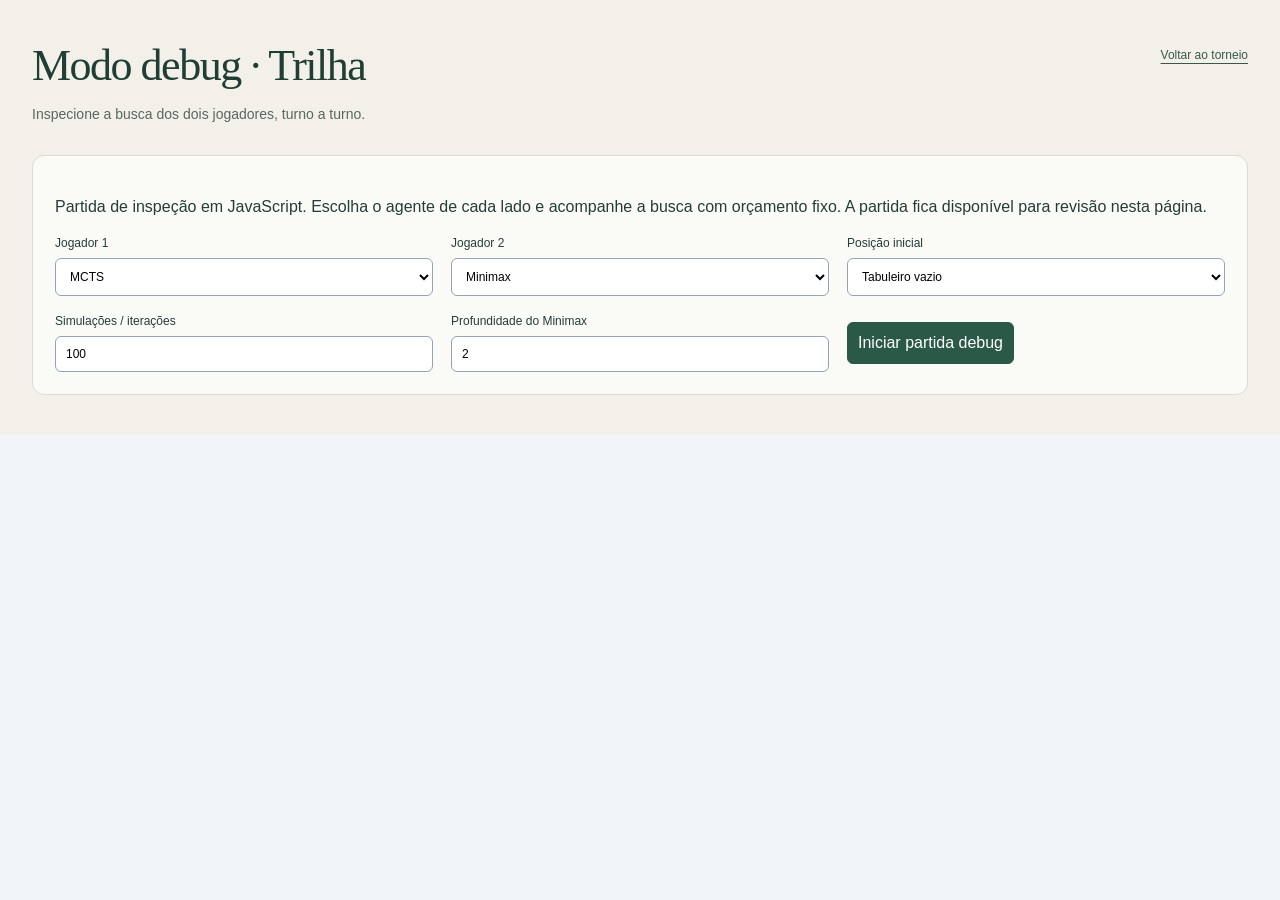
<file: debug.html>
<!DOCTYPE html>
<html lang="pt-BR">
<head>
  <meta charset="UTF-8">
  <meta name="viewport" content="width=device-width, initial-scale=1">
  <title>Trilha — Modo debug</title>
  <link rel="stylesheet" href="estilo.css">
</head>
<body class="pagina-jogo pagina-torneio pagina-debug">
<main>
  <header class="cabecalho">
    <div><h1>Modo debug · Trilha</h1>
    <p class="introducao">Inspecione a busca dos dois jogadores, turno a turno.</p></div>
    <nav class="botoes"><a class="atalho" href="torneio.html">Voltar ao torneio</a></nav>
  </header>
  <section class="cartao" aria-label="Partida de inspeção">
    <p>Partida de inspeção em JavaScript. Escolha o agente de cada lado e acompanhe a busca com orçamento fixo. A partida fica disponível para revisão nesta página.</p>
    <form id="debug-config" class="campos-torneio">
      <label>Jogador 1 <select id="debug-j1"></select></label>
      <label>Jogador 2 <select id="debug-j2"></select></label>
      <label>Posição inicial <select id="debug-posicao">
        <option value="vazio">Tabuleiro vazio</option>
        <option value="abertura">Abertura</option>
        <option value="meio">Meio-jogo</option>
        <option value="final">Final</option>
      </select></label>
      <label>Simulações / iterações <input id="debug-iteracoes" type="number" min="1" max="1000" value="100" required></label>
      <label>Profundidade do Minimax <input id="debug-profundidade" type="number" min="1" max="3" value="2" required></label>
      <div class="botoes"><button type="submit">Iniciar partida debug</button></div>
    </form>
    <div id="debug-partida" hidden>
      <div class="botoes debug-controles">
        <button id="debug-passo" type="button">Próximo passo</button>
        <button id="debug-jogada" type="button">Concluir jogada</button>
        <button id="debug-auto" type="button">Executar automaticamente</button>
        <button id="debug-tela-cheia" type="button" aria-pressed="false">Tela cheia</button>
      </div>
      <div class="botoes">
        <label>Partida debug <select id="debug-historico"></select></label>
        <label>Busca do turno <select id="debug-turno"></select></label>
        <button id="debug-vivo" type="button">Acompanhar busca</button>
      </div>
      <div class="debug-grade">
        <div>
          <div class="debug-legenda">
            <span><i class="debug-dono-1" aria-hidden="true"></i> Jogador 1</span>
            <span><i class="debug-dono-2" aria-hidden="true"></i> Jogador 2</span>
          </div>
          <svg id="debug-tabuleiro" viewBox="0 0 640 640" role="img" aria-label="Tabuleiro numerado"></svg>
          <p id="debug-status" role="status"></p>
        </div>
        <div>
          <p id="debug-lider"></p>
          <p id="debug-etapa"></p>
          <div class="botoes debug-opcoes-arvore">
            <label class="debug-resumo"><input id="debug-resumo" type="checkbox" checked> Resumo da árvore</label>
            <button id="debug-expandir-tudo" type="button">Expandir toda a árvore</button>
          </div>
          <p id="debug-linha" class="nota"></p>
          <div class="botoes debug-zoom" role="group" aria-label="Zoom da árvore">
            <button id="debug-menos" type="button" aria-label="Diminuir zoom">−</button>
            <output id="debug-zoom">100%</output>
            <button id="debug-mais" type="button" aria-label="Aumentar zoom">+</button>
            <button id="debug-repor" type="button">Restaurar visão</button>
          </div>
          <p id="debug-navegacao" class="nota">Arraste para mover a árvore e use a roda do mouse para ajustar o zoom.</p>
          <div id="debug-arvore" class="debug-arvore" role="region" tabindex="0"
            aria-label="Árvore de busca" aria-describedby="debug-navegacao"></div>
          <div id="debug-tooltip" class="debug-tooltip" role="tooltip" hidden></div>
        </div>
      </div>
    </div>
  </section>
</main>
<script src="motor.js"></script>
<script src="agentes.js"></script>
<script src="relatorio.js"></script>
<script src="torneio.js"></script>
<script src="protocolo.js"></script>
<script src="debug.js"></script>
</body>
</html>
</file>
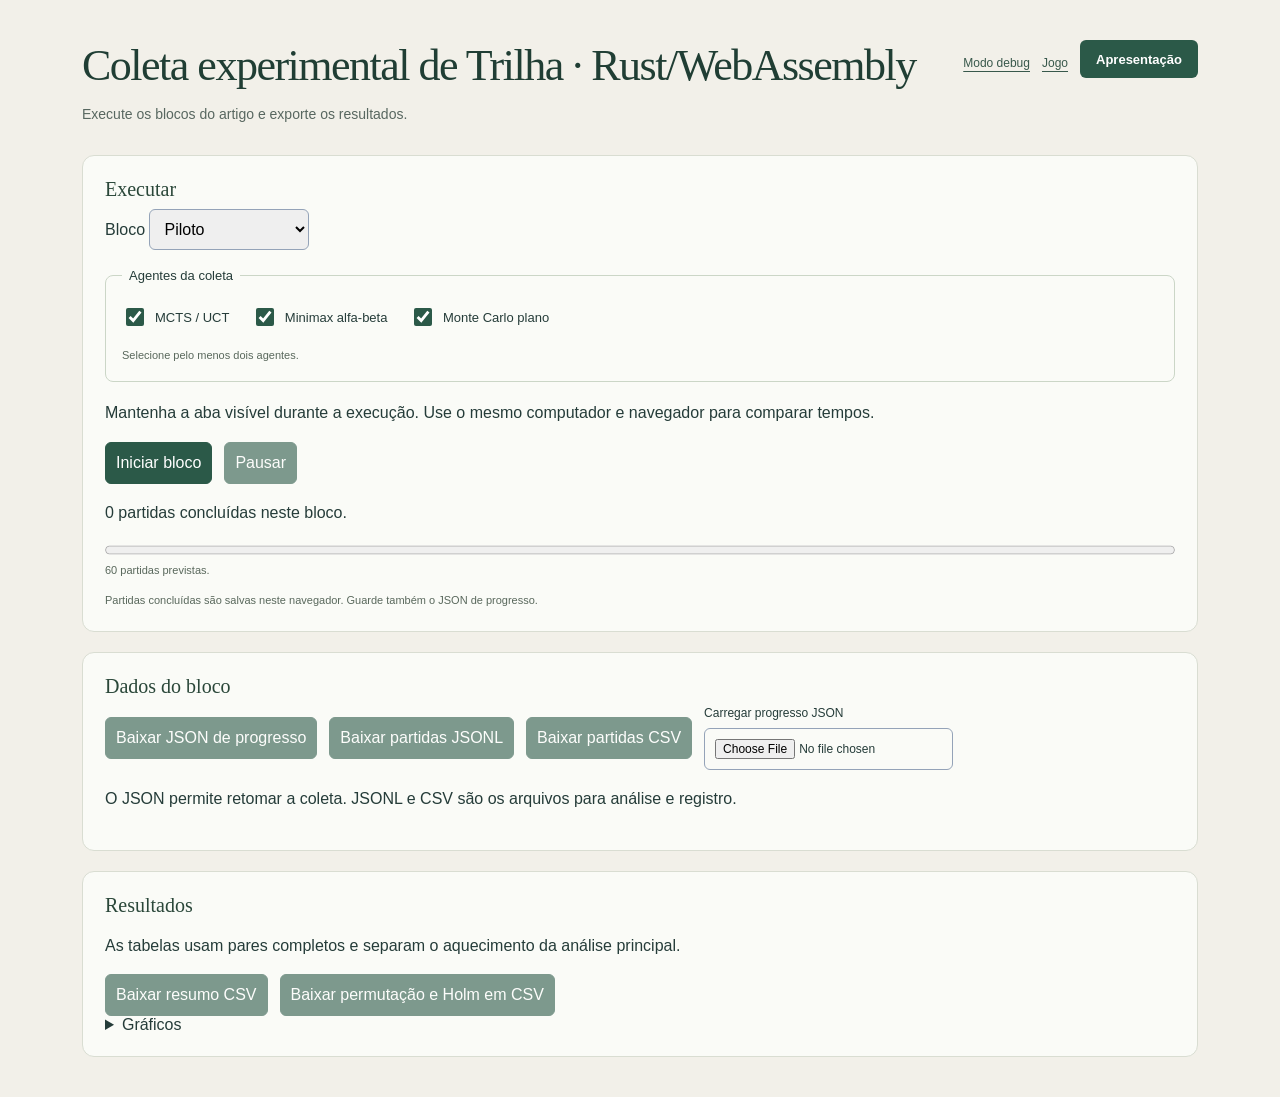
<file: torneio.html>
<!DOCTYPE html>
<html lang="pt-BR">
<head>
  <meta charset="UTF-8">
  <meta name="viewport" content="width=device-width, initial-scale=1">
  <title>Trilha — Coleta experimental</title>
  <link rel="stylesheet" href="estilo.css">
</head>
<body class="pagina-jogo pagina-torneio">
<main>
  <header class="cabecalho">
    <div><h1>Coleta experimental de Trilha · Rust/WebAssembly</h1>
    <p class="introducao">Execute os blocos do artigo e exporte os resultados.</p></div>
    <nav class="botoes"><a class="atalho" href="debug.html">Modo debug</a><a class="atalho" href="index.html">Jogo</a><a class="botao-apresentacao" href="apresentacao.html">Apresentação</a></nav>
  </header>
  <section class="cartao">
    <h2>Executar</h2>
    <label>Bloco
      <select id="bloco">
        <option value="piloto">Piloto</option>
        <option value="principal">Principal</option>
        <option value="fixo">Esforço fixo</option>
        <option value="ablacoes">Ablações</option>
        <option value="posicoes">Posições iniciais</option>
      </select>
    </label>
    <fieldset>
      <legend>Agentes da coleta</legend>
      <label><input type="checkbox" name="agente-coleta" value="mcts" checked> MCTS / UCT</label>
      <label><input type="checkbox" name="agente-coleta" value="minimax" checked> Minimax alfa-beta</label>
      <label><input type="checkbox" name="agente-coleta" value="monteCarlo" checked> Monte Carlo plano</label>
      <p id="agentes-aviso" class="nota"></p>
    </fieldset>
    <p>Mantenha a aba visível durante a execução. Use o mesmo computador e navegador para comparar tempos.</p>
    <div class="botoes">
      <button id="executar" type="button" disabled>Iniciar bloco</button>
      <button id="pausar" type="button" disabled>Pausar</button>
    </div>
    <p id="situacao" role="status">Abrindo a coleta...</p>
    <progress id="progresso" value="0" max="1" aria-label="Partidas concluídas"></progress>
    <span id="total-partidas" class="nota"></span>
    <p id="armazenamento" class="nota"></p>
  </section>
  <section class="cartao">
    <h2>Dados do bloco</h2>
    <div class="botoes">
      <button id="json" type="button" disabled>Baixar JSON de progresso</button>
      <button id="jsonl" type="button" disabled>Baixar partidas JSONL</button>
      <button id="csv" type="button" disabled>Baixar partidas CSV</button>
      <label class="carregar">Carregar progresso JSON<input id="arquivo" type="file" accept=".json" disabled></label>
    </div>
    <p>O JSON permite retomar a coleta. JSONL e CSV são os arquivos para análise e registro.</p>
  </section>
  <section class="cartao">
    <h2>Resultados</h2>
    <p>As tabelas usam pares completos e separam o aquecimento da análise principal.</p>
    <div class="botoes"><button id="resumo" type="button" disabled>Baixar resumo CSV</button>
      <button id="estatistica" type="button" disabled>Baixar permutação e Holm em CSV</button></div>
    <div id="tabelas"></div>
    <div id="significancia"></div>
    <details><summary>Gráficos</summary><div id="graficos"></div></details>
  </section>
</main>
<script src="motor.js"></script>
<script src="agentes.js"></script>
<script src="binario_rust.js"></script>
<script src="ponte_rust.js"></script>
<script src="relatorio.js"></script>
<script src="torneio.js"></script>
<script src="protocolo.js"></script>
<script src="coleta.js"></script>
</body>
</html>
</file>
<file: estilo.css>
:root { color-scheme: light; font-family: Arial, sans-serif; color: #172d40; background: #f1f5f9; }
* { box-sizing: border-box; }
body { margin: 0; }
main { max-width: 1000px; margin: 32px auto; padding: 24px; background: white; border-radius: 14px; }
h1, h2 { color: #124c63; }
p, li { line-height: 1.6; }
button, select, input { font: inherit; padding: 10px; border: 1px solid #94a3b8; border-radius: 6px; }
button { cursor: pointer; color: white; background: #125d78; }
button:hover { background: #08445a; }
button:disabled { opacity: .6; cursor: wait; }
button:focus-visible, select:focus-visible, input:focus-visible { outline: 3px solid #de9700; outline-offset: 3px; }
.painel { padding: 16px; margin: 16px 0; background: #eaf2f7; border-radius: 8px; }
.ok { color: #146c39; }
.falhou { color: #b42318; font-weight: bold; }
code { overflow-wrap: anywhere; }
svg { max-width: 100%; height: auto; }
table { width: 100%; border-collapse: collapse; }
th, td { padding: 10px; border-bottom: 1px solid #cbd5e1; text-align: left; }
progress { width: 100%; }
@media (max-width: 600px) { main { margin: 12px; padding: 16px; } }

/* Interface do jogo; as regras e os agentes continuam nos arquivos compartilhados. */
.pagina-jogo { background: #f2f0e9; color: #253c39; }
.pagina-jogo main { max-width: 1180px; margin: 0 auto; padding: 40px 32px 20px; background: transparent; }
.cabecalho { display: flex; justify-content: space-between; align-items: start; gap: 24px; margin-bottom: 30px; }
.sobretitulo { font-size: 10px; font-weight: bold; letter-spacing: 1.6px; margin: 0 0 12px; color: #526a61; }
.pagina-jogo h1 { font-family: Georgia, serif; font-size: clamp(28px, 4vw, 44px); font-weight: normal; letter-spacing: -1.5px; color: #203e34; margin: 0 0 12px; }
.introducao { margin: 0; color: #586760; font-size: 14px; max-width: 580px; }
.atalho { color: #38584b; font-size: 12px; white-space: nowrap; padding-top: 8px; text-underline-offset: 4px; }
.configuracao { display: grid; grid-template-columns: 1.5fr 1fr 1fr auto; align-items: end; gap: 14px; padding: 20px; border: 1px solid #d9ddd2; background: #fafbf7; border-radius: 12px; margin-bottom: 24px; }
.configuracao label { display: grid; gap: 8px; font-size: 12px; font-weight: bold; color: #455e53; }
.configuracao select { width: 100%; min-width: 0; height: 42px; background: white; border-color: #ccd5ca; color: #253c39; font-size: 14px; }
.pagina-jogo button { background: #2b5948; border-color: #2b5948; min-height: 42px; }
.pagina-jogo button:hover { background: #214334; }
#novo-jogo { display: flex; gap: 28px; justify-content: space-between; align-items: center; font-size: 14px; padding-inline: 18px; }
.ajuda-configuracao { grid-column: 1 / -1; margin: 0; color: #59665f; font-size: 11px; }
.area-jogo { display: grid; grid-template-columns: minmax(0, 1fr) 296px; gap: 24px; align-items: start; }
.mesa { background: #fdfcf8; border: 1px solid #d9ddd2; border-radius: 14px; padding: 24px; }
.titulo-mesa { display: flex; justify-content: space-between; align-items: center; }
.titulo-mesa h2 { margin: 0; font-family: Georgia, serif; font-size: 25px; font-weight: normal; color: #263e35; }
.titulo-mesa span { font-size: 11px; color: #5c6c60; padding: 7px 10px; background: #eef1e8; border-radius: 20px; }
#tabuleiro { display: block; width: 100%; max-width: 640px; margin: 4px auto; overflow: visible; touch-action: manipulation; }
.linha-tabuleiro { stroke: #839486; stroke-width: 3; stroke-linecap: round; }
.ponto { outline: none; }
.area-clique { fill: transparent; }
.ponto.permitido { cursor: pointer; }
.realce { fill: none; stroke: transparent; stroke-width: 3; }
.peca { stroke: #7d9181; stroke-width: 2; fill: #fdfcf8; }
.vazio .peca { r: 5; fill: #829786; stroke: #fdfcf8; stroke-width: 2; }
.humano .peca { fill: #fffdf2; stroke: #435f50; stroke-width: 3; filter: drop-shadow(0 2px 2px #243d3526); }
.ia .peca { fill: #29483c; stroke: #19382d; stroke-width: 3; filter: drop-shadow(0 2px 2px #243d3526); }
.destino-possivel .realce { fill: #e7f0df; stroke: #81a17a; stroke-width: 2; stroke-dasharray: 3 5; }
.destino-possivel .peca { fill: #436d4d; }
.selecionado .realce { stroke: #235f99; stroke-width: 4; }
.removivel .realce { stroke: #b44b40; fill: #f9e9e4; stroke-width: 3; stroke-dasharray: 5 4; }
.ponto.permitido:hover .realce { stroke: #2e6550; stroke-width: 4; }
.ponto.removivel:hover .realce { stroke: #b44b40; }
.ponto:focus-visible .realce { stroke: #235f99; stroke-width: 4; stroke-dasharray: none; }
.legenda { display: flex; justify-content: center; flex-wrap: wrap; gap: 18px; color: #59685e; font-size: 11px; }
.legenda span { display: inline-flex; align-items: center; gap: 6px; }
.marca { display: inline-block; width: 12px; height: 12px; border-radius: 50%; border: 2px dashed; }
.marca.destino { border-color: #658b60; }
.marca.captura { border-color: #b44b40; }
.orientacao { margin-top: 22px; padding-top: 18px; border-top: 1px solid #dfe3d9; }
#mensagem { min-height: 44px; margin: 0 0 10px; font-size: 14px; line-height: 1.6; color: #2c4a3b; }
.pagina-jogo .botao-discreto { background: transparent; color: #385947; border: 1px solid #bdcbbb; font-size: 12px; padding: 8px 12px; min-height: 36px; }
.pagina-jogo .botao-discreto:hover { background: #e8eee1; }
.pagina-jogo .botao-discreto:disabled { cursor: default; }
.lateral { display: grid; gap: 18px; }
.cartao { background: #fafbf7; border: 1px solid #d9ddd2; border-radius: 12px; padding: 22px; min-width: 0; }
.cartao h2 { color: #2a4739; font-size: 20px; font-weight: normal; font-family: Georgia, serif; margin: 0 0 8px; }
.fase { font-size: 12px; color: #5c6e60; margin: 0 0 18px; }
.jogador { display: flex; gap: 10px; align-items: center; padding: 10px 8px; border-radius: 8px; }
.jogador.ativo { background: #e8eedf; }
.jogador strong { display: block; font-size: 14px; }
.jogador small { display: block; color: #5c6d5e; font-size: 10px; margin-top: 4px; }
.amostra { width: 24px; height: 24px; border-radius: 50%; flex-shrink: 0; border: 2px solid #476451; }
.amostra.clara { background: #fffdf2; }
.amostra.escura { background: #29483c; }
.contagem { margin-left: auto; text-align: right; }
.reserva { display: flex; justify-content: space-between; margin: 8px 8px 16px 42px; font-size: 11px; color: #5b6c5d; }
.reserva:last-child { margin-bottom: 0; }
.estatisticas { margin: 0; font-size: 12px; }
.estatisticas > div { display: flex; justify-content: space-between; gap: 10px; padding: 11px 0; border-top: 1px solid #e1e6da; }
.estatisticas dt { color: #5b6b5f; }
.estatisticas dd { margin: 0; font-variant-numeric: tabular-nums; font-weight: bold; }
.nota { font-size: 11px; line-height: 1.6; margin: 12px 0 0; color: #59685c; }
.regras summary { cursor: pointer; font-size: 14px; color: #34543f; }
.regras ol { padding-left: 20px; font-size: 12px; }
.regras p { font-size: 12px; color: #53634f; }
.rodape { text-align: center; font-size: 10px; color: #60705f; margin: 24px 0 0; line-height: 1.7; }
.botoes { display: flex; gap: 12px; flex-wrap: wrap; align-items: center; }
.botao-apresentacao { display: inline-flex; align-items: center; min-height: 38px; padding: 8px 16px; border-radius: 6px; background: #2b5948; color: white; font-size: 13px; font-weight: bold; text-decoration: none; white-space: nowrap; }
.botao-apresentacao:hover { background: #214334; }
.botao-apresentacao:focus-visible, .atalho:focus-visible { outline: 3px solid #de9700; outline-offset: 3px; }
.pagina-torneio .cartao { margin-bottom: 20px; }
.aviso { padding: 16px 20px; background: #f7e8c9; border: 1px solid #d1b375; border-radius: 10px; font-size: 13px; }
.campos-torneio { display: grid; grid-template-columns: repeat(3, minmax(0, 1fr)); gap: 18px; }
.campos-torneio label { display: grid; gap: 8px; font-size: 12px; }
.campos-torneio input, .campos-torneio select { width: 100%; min-width: 0; background: white; }
.pagina-torneio fieldset { border: 1px solid #cbd6c7; border-radius: 8px; margin: 18px 0; padding: 16px; }
.pagina-torneio legend { font-size: 13px; padding: 0 7px; }
.pagina-torneio fieldset label { display: inline-flex; gap: 8px; align-items: center; font-size: 13px; margin: 6px 18px 6px 0; }
.pagina-torneio input[type="checkbox"] { accent-color: #2b5948; width: 18px; height: 18px; }
.pagina-torneio progress { accent-color: #2b5948; height: 18px; }
.pagina-torneio h3 { font-family: Georgia, serif; font-size: 19px; font-weight: normal; margin: 30px 0 12px; }
.registro { max-height: 240px; overflow: auto; white-space: pre-wrap; font-size: 12px; line-height: 1.6; }
.carregar { display: grid; gap: 8px; font-size: 12px; max-width: 100%; }
.carregar input { max-width: 100%; font-size: 12px; }
.tabela-rolavel { overflow: auto; margin: 18px 0; border: 1px solid #d9ddd2; border-radius: 6px; }
.tabela-rolavel table { font-size: 12px; white-space: nowrap; }
.tabela-rolavel th { background: #e9efe3; }
.tabela-rolavel td, .tabela-rolavel th { padding: 10px 12px; }
.grafico { background: white; padding: 12px; margin-top: 24px; border: 1px solid #d9ddd2; border-radius: 10px; }
.grafico svg { width: 100%; height: auto; }
#markdown { width: 100%; height: 180px; margin-top: 16px; }
.relatorio .titulo-mesa { gap: 16px; flex-wrap: wrap; }
.relatorio .titulo-mesa label { font-size: 12px; }
@media (max-width: 650px) { .campos-torneio { grid-template-columns: 1fr; } .pagina-torneio .cartao { padding: 16px; } }
@media (max-width: 850px) {
  .pagina-jogo main { padding: 24px 18px; }
  .configuracao { grid-template-columns: 1fr 1fr; }
  .area-jogo { grid-template-columns: minmax(0, 1fr); }
  .lateral { grid-template-columns: 1fr 1fr; }
  .regras { grid-column: 1 / -1; }
}
@media (max-width: 520px) {
  .pagina-jogo main { margin: 0; padding: 24px 12px; }
  .cabecalho { flex-direction: column; gap: 10px; margin-bottom: 20px; }
  .configuracao { padding: 14px; gap: 12px; }
  .configuracao label:first-child { grid-column: 1 / -1; }
  #novo-jogo { grid-column: 1 / -1; }
  .mesa { padding: 16px 10px; }
  .orientacao { margin-inline: 6px; }
  .lateral { grid-template-columns: 1fr; }
  .cartao { padding: 20px; }
}

.pagina-debug main { max-width: 1500px; }
.debug-resumo { display: inline-flex; gap: 8px; align-items: center; font-weight: bold; }
#debug-linha { min-height: 1.6em; margin: 4px 0 8px; }
.debug-controles { margin-top: 18px; }
.debug-grade { display: grid; grid-template-columns: minmax(230px, 0.8fr) minmax(0, 1.2fr); gap: 20px; margin-top: 16px; }
#debug-tabuleiro { display: block; width: min(100%, 500px); background: #eef0e3; border-radius: 8px; }
#debug-tabuleiro text { font: bold 21px system-ui, sans-serif; fill: #173328; }
#debug-tabuleiro .debug-numero-claro { fill: #fffdf2; }
.debug-casa { stroke: #476451; stroke-width: 2; }
.debug-dono-0 { fill: #eef0e3; }
.debug-dono-1 { fill: #1756a1; stroke: #103b71; }
.debug-dono-2 { fill: #873b23; stroke: #612714; }
.debug-legenda { display: flex; flex-wrap: wrap; gap: 12px; margin-bottom: 8px; font-size: 13px; }
.debug-legenda span { display: inline-flex; align-items: center; gap: 5px; }
.debug-legenda i { display: inline-block; width: 12px; height: 12px; border-radius: 50%; }
.debug-legenda .debug-dono-1 { background: #1756a1; }
.debug-legenda .debug-dono-2 { background: #873b23; }
.debug-casa.debug-destino { stroke: #956200; stroke-width: 6; }
.debug-casa.debug-remocao { stroke: #a43127; stroke-width: 6; }
.debug-arvore { position: relative; height: 85dvh; overflow: auto; border: 1px solid #cbd6c7; border-radius: 6px; background: #f0f3ea; }
.debug-zoom { gap: 8px; }
.debug-zoom output { min-width: 5ch; text-align: center; font-variant-numeric: tabular-nums; }
#debug-navegacao { margin-bottom: 8px; }
.debug-arvore { cursor: grab; touch-action: none; user-select: none; }
.debug-arvore.debug-arrastando, .debug-arvore.debug-arrastando * { cursor: grabbing; }
.debug-area-diagrama { position: relative; margin-inline: auto; overflow: clip; }
.debug-diagrama { position: relative; transform-origin: top left; }
.debug-conexoes { position: absolute; inset: 0; width: 100%; height: 100%; fill: none; stroke: #6e8776; stroke-width: 1.5; pointer-events: none; }
.debug-ramo { position: absolute; display: flex; gap: 2px; align-items: center; padding: 2px; background: #fafbf7; border: 1px solid #aabbb0; border-radius: 8px; }
.debug-ramo.debug-ativo { border: 2px solid #956200; }
.pagina-jogo .debug-ramo button { min-height: 0; padding: 0 2px; height: 100%; background: transparent; color: #214334; font-size: 11px; text-align: center; }
.pagina-jogo .debug-ramo .debug-inspecionar { flex: 1; min-width: 0; white-space: nowrap; }
.pagina-jogo .debug-ramo .debug-expandir { flex: 0 0 18px; background: #e8eedf; }
.debug-tooltip { position: fixed; z-index: 20; max-width: min(320px, calc(100vw - 16px)); padding: 7px 10px; border-radius: 6px; background: #214334; color: white; pointer-events: none; font-size: 12px; }
#debug-status { margin: 8px 0 0; }
.pagina-jogo .debug-ramo button[aria-pressed="true"] { background: #2b5948; color: white; }
@media (max-width: 750px) { .debug-grade { grid-template-columns: minmax(0, 1fr); } }

.debug-em-tela-cheia { overflow: hidden; }
.debug-em-tela-cheia .cabecalho,
.debug-em-tela-cheia .cartao > p,
.debug-em-tela-cheia #debug-config,
.debug-em-tela-cheia #debug-vivo,
.debug-em-tela-cheia #debug-lider,
.debug-em-tela-cheia #debug-etapa,
.debug-em-tela-cheia #debug-linha,
.debug-em-tela-cheia .debug-zoom,
.debug-em-tela-cheia #debug-navegacao { display: none; }
.debug-em-tela-cheia #debug-partida {
  position: fixed;
  inset: 0;
  z-index: 10;
  display: grid;
  grid-template-rows: auto auto minmax(0, 1fr);
  gap: 10px;
  padding: clamp(10px, 2vw, 24px);
  background: #fafbf7;
  width: 100%;
  height: 100%;
  box-sizing: border-box;
}
.debug-em-tela-cheia .debug-controles,
.debug-em-tela-cheia .debug-grade { margin: 0; }
.debug-em-tela-cheia .debug-grade { grid-template-columns: minmax(210px, 30%) minmax(0, 1fr); }
.debug-em-tela-cheia .debug-grade > div { min-width: 0; min-height: 0; }
.debug-em-tela-cheia .debug-grade > div:first-child { display: flex; flex-direction: column; }
.debug-em-tela-cheia #debug-tabuleiro { min-height: 0; max-height: 100%; }
.debug-em-tela-cheia .debug-grade > div:last-child { display: flex; flex-direction: column; gap: 6px; }
.debug-em-tela-cheia .debug-arvore { flex: 1; min-height: 0; height: auto; }
@media (max-width: 750px) and (orientation: portrait) {
  .debug-em-tela-cheia .debug-grade { grid-template-columns: minmax(0, 1fr); grid-template-rows: minmax(0, 35%) minmax(0, 1fr); gap: 8px; }
  .debug-em-tela-cheia #debug-tabuleiro { width: auto; max-width: 100%; align-self: center; }
}
</file>
